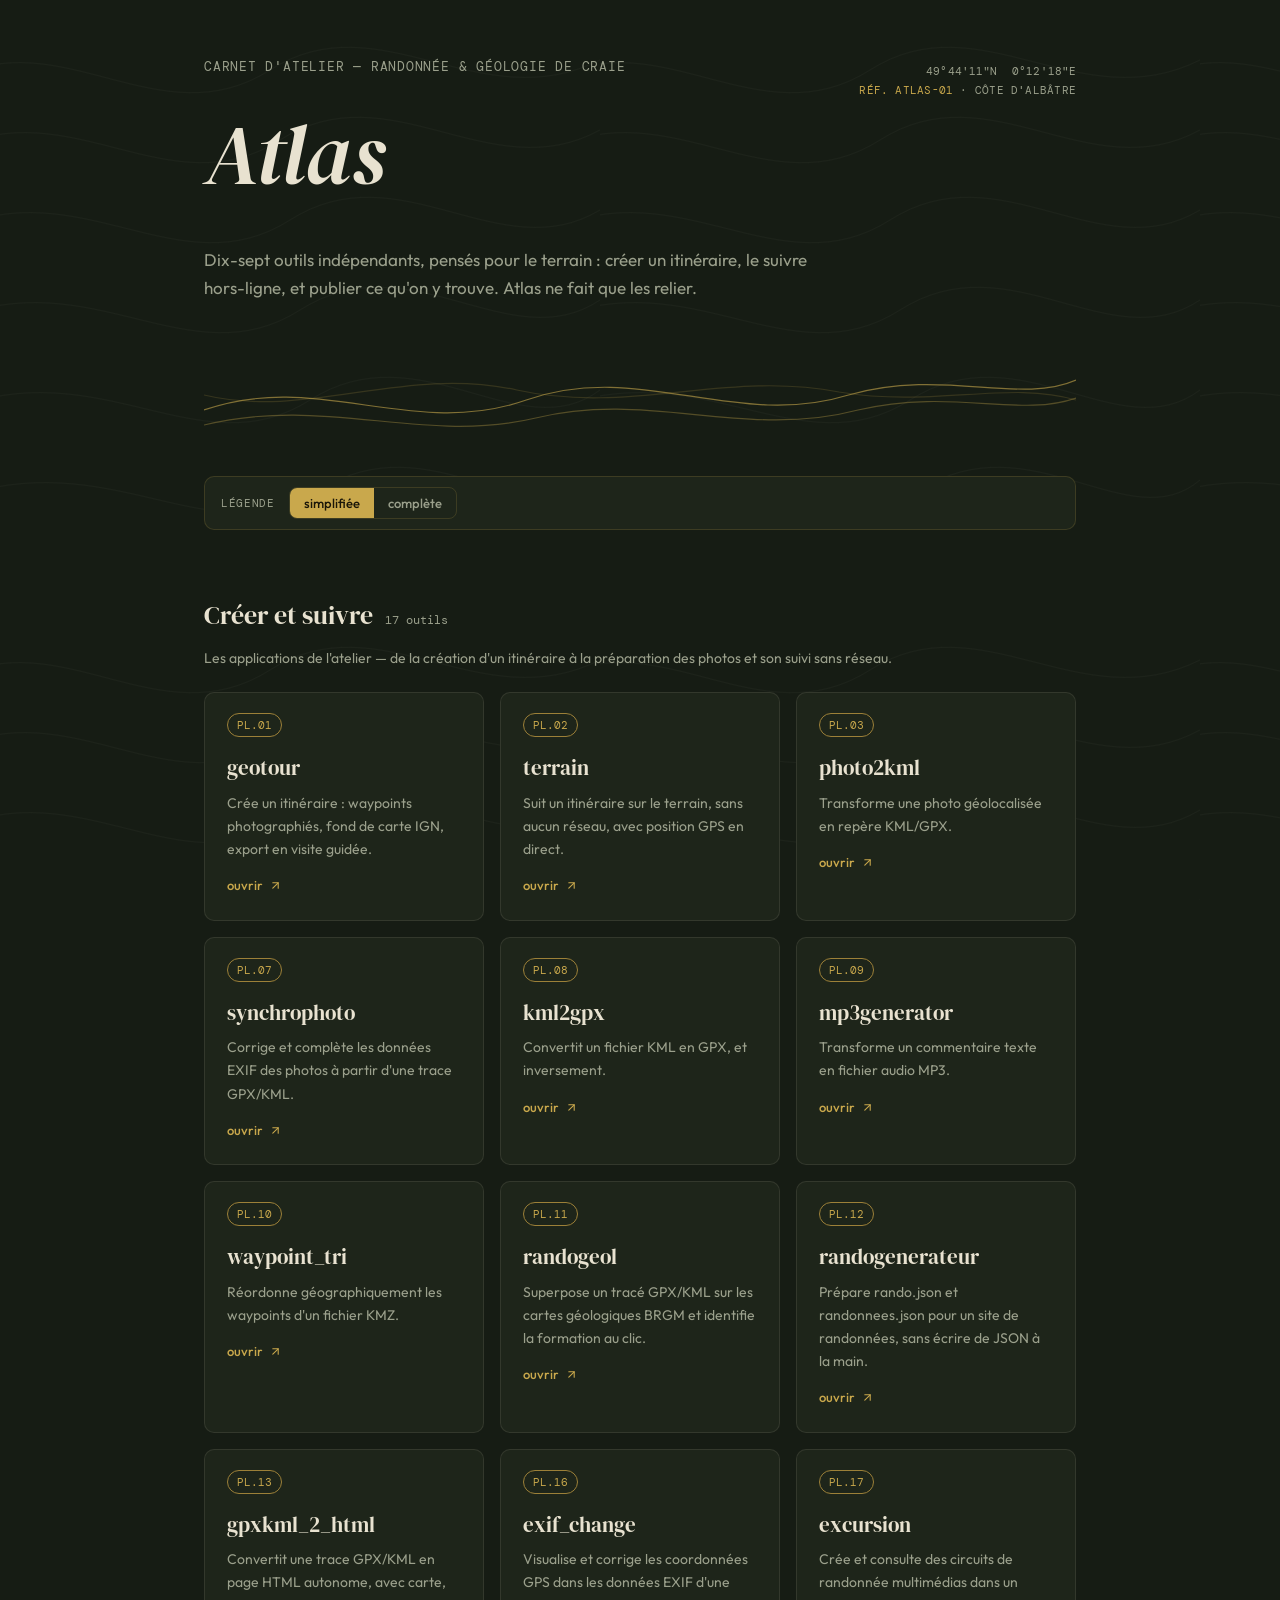
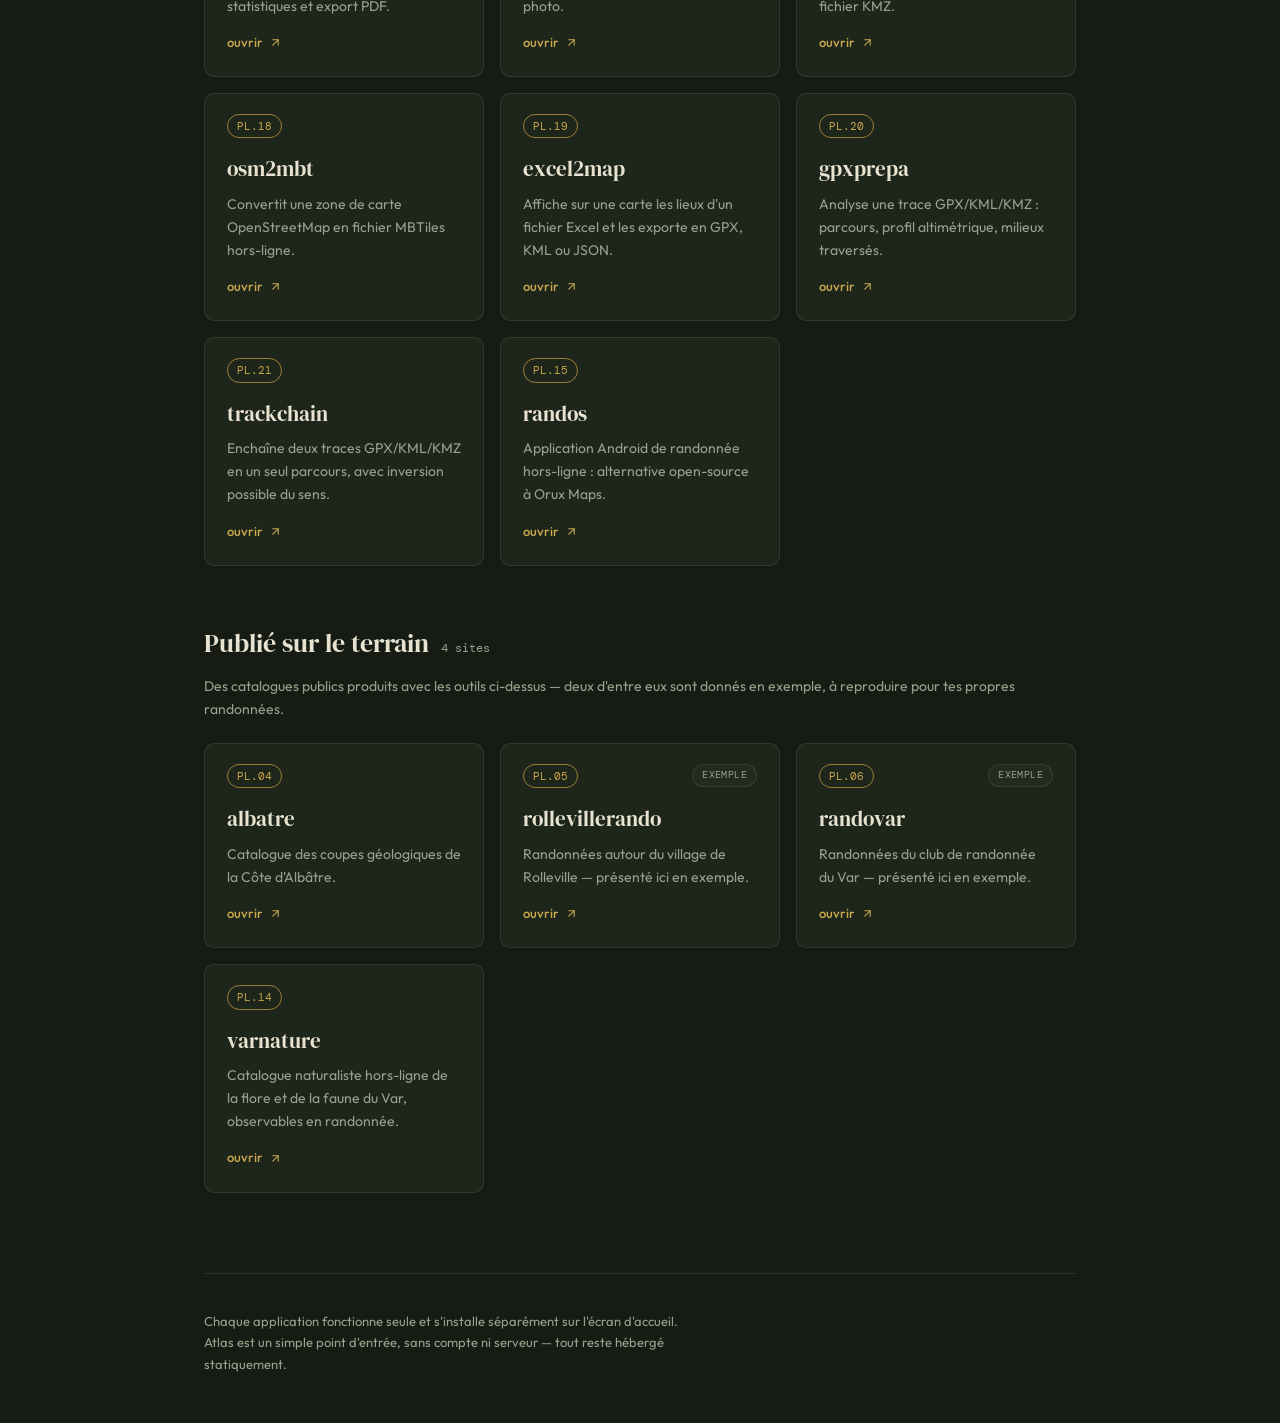
<file: index.html>
<!DOCTYPE html>
<html lang="fr">
<head>
<meta charset="UTF-8">
<meta name="viewport" content="width=device-width, initial-scale=1.0">
<title>Atlas — outils de randonnée et de géologie de terrain</title>
<meta name="description" content="Atlas relie les applications et sites de randonnée et de géologie de craie : geotour, terrain, photo2kml, albatre, rollevillerando, randovar.">
<link rel="manifest" href="manifest.json">
<meta name="theme-color" content="#161c14">
<link rel="icon" href="icons/icon-192.png">
<link rel="apple-touch-icon" href="icons/icon-192.png">
<link rel="stylesheet" href="style.css">
</head>
<body>
<div class="wrap">

  <header class="hero">
    <div class="hero-top">
      <div>
        <p class="tagline">carnet d'atelier — randonnée &amp; géologie de craie</p>
        <h1 class="wordmark">Atlas</h1>
      </div>
      <div class="coords" aria-hidden="true">
        49°44′11″N&nbsp;&nbsp;0°12′18″E<br>
        <span class="ref">RÉF. ATLAS-01</span> · CÔTE D'ALBÂTRE
      </div>
    </div>
    <p class="lede">Dix-sept outils indépendants, pensés pour le terrain : créer un itinéraire, le suivre hors-ligne, et publier ce qu'on y trouve. Atlas ne fait que les relier.</p>

    <svg class="contours" viewBox="0 0 920 90" preserveAspectRatio="none" aria-hidden="true">
      <path d="M0,60 C120,20 220,90 340,50 C460,10 560,80 680,45 C780,18 860,55 920,30"/>
      <path d="M0,75 C130,45 230,95 350,68 C470,40 570,90 690,60 C790,38 860,68 920,48"/>
      <path d="M0,45 C110,70 210,15 330,40 C450,65 550,20 670,42 C770,58 850,30 920,50"/>
    </svg>

    <div class="legend-box">
      <span class="legend-label">légende</span>
      <div class="legend-toggle">
        <button id="btn-simple" type="button">simplifiée</button>
        <button id="btn-full" type="button">complète</button>
      </div>
    </div>
  </header>

  <section class="group" id="outils">
    <div class="group-head">
      <h2>Créer et suivre</h2>
      <span class="count"><span id="outils-count">0</span> outils</span>
    </div>
    <p class="group-note">Les applications de l'atelier — de la création d'un itinéraire à la préparation des photos et son suivi sans réseau.</p>
    <div class="grid" id="outils-grid"></div>
  </section>

  <section class="group" id="vitrines">
    <div class="group-head">
      <h2>Publié sur le terrain</h2>
      <span class="count"><span id="vitrines-count">0</span> sites</span>
    </div>
    <p class="group-note">Des catalogues publics produits avec les outils ci-dessus — deux d'entre eux sont donnés en exemple, à reproduire pour tes propres randonnées.</p>
    <div class="grid" id="vitrines-grid"></div>
  </section>

  <footer>
    <p>Chaque application fonctionne seule et s'installe séparément sur l'écran d'accueil. Atlas est un simple point d'entrée, sans compte ni serveur — tout reste hébergé statiquement.</p>
  </footer>

</div>

<script src="app.js"></script>
<script>
if ('serviceWorker' in navigator) {
  window.addEventListener('load', () => navigator.serviceWorker.register('sw.js'));
}
</script>
</body>
</html>
</file>
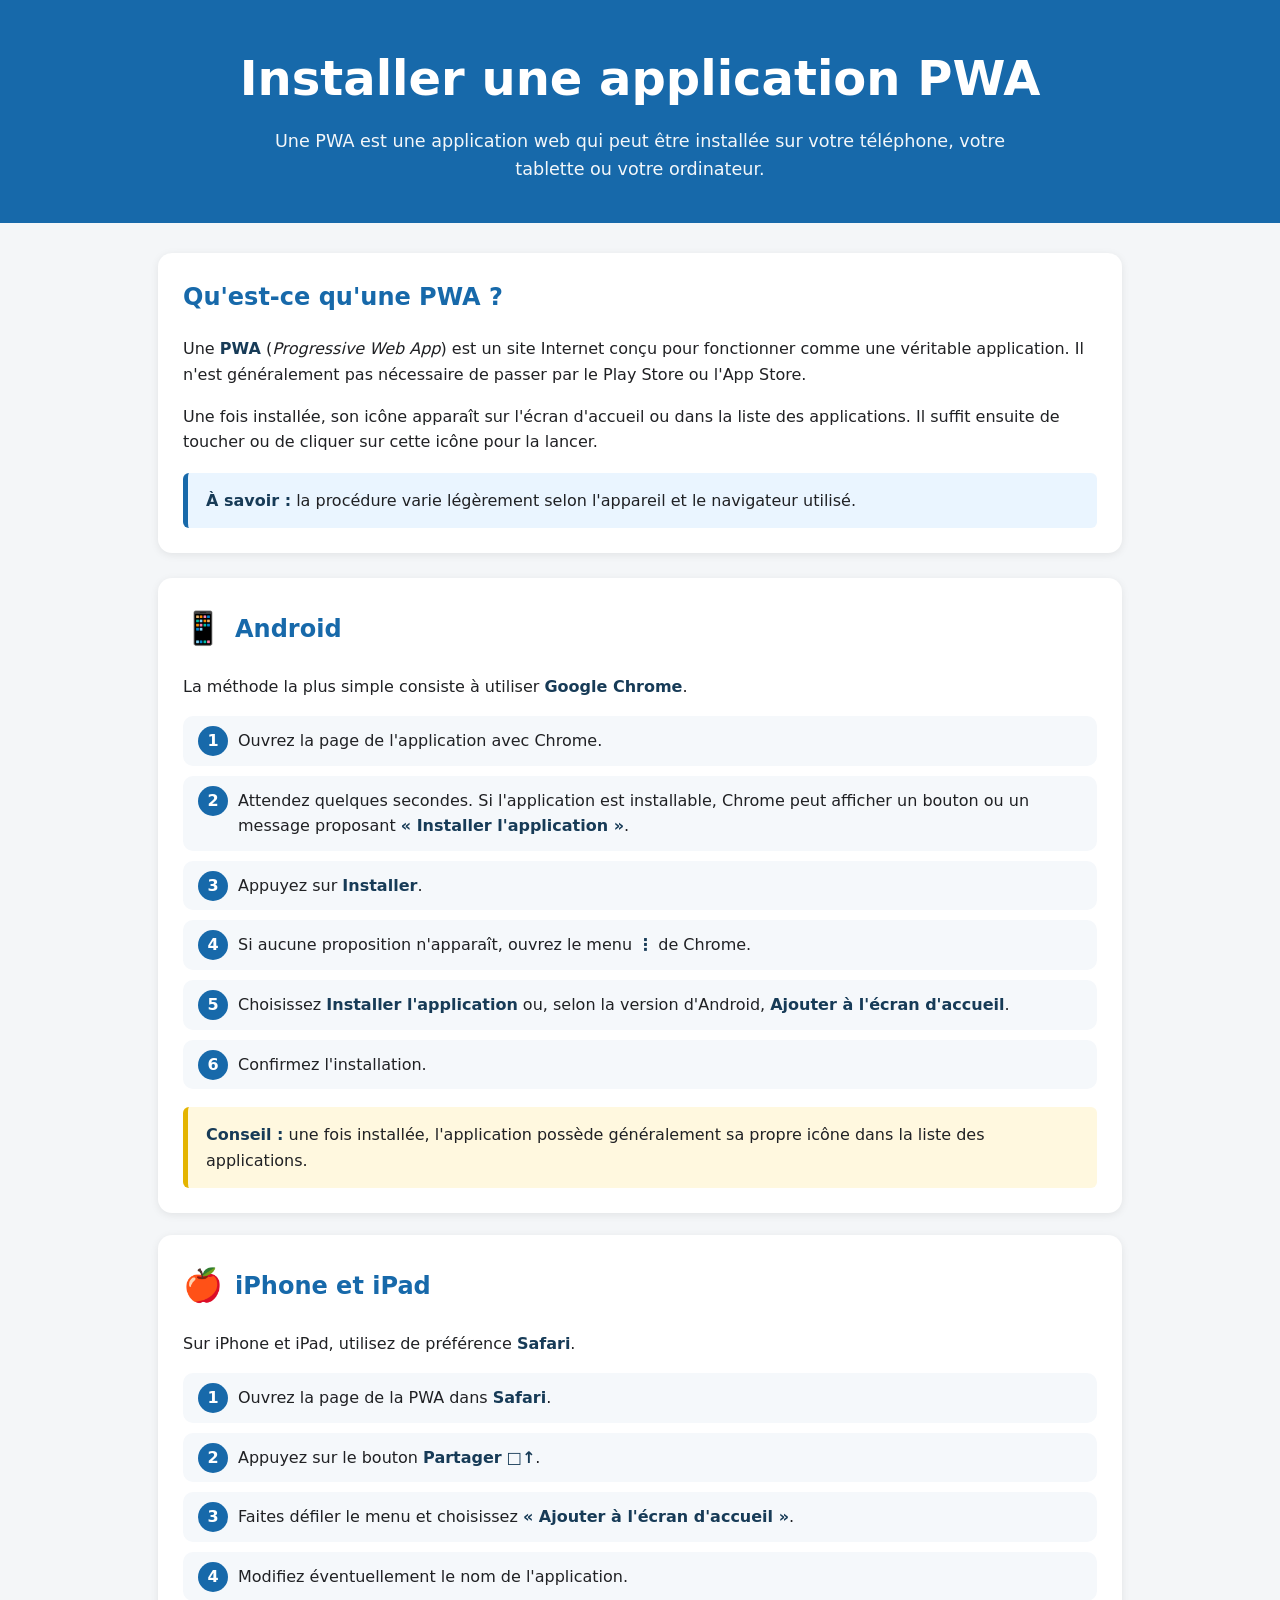
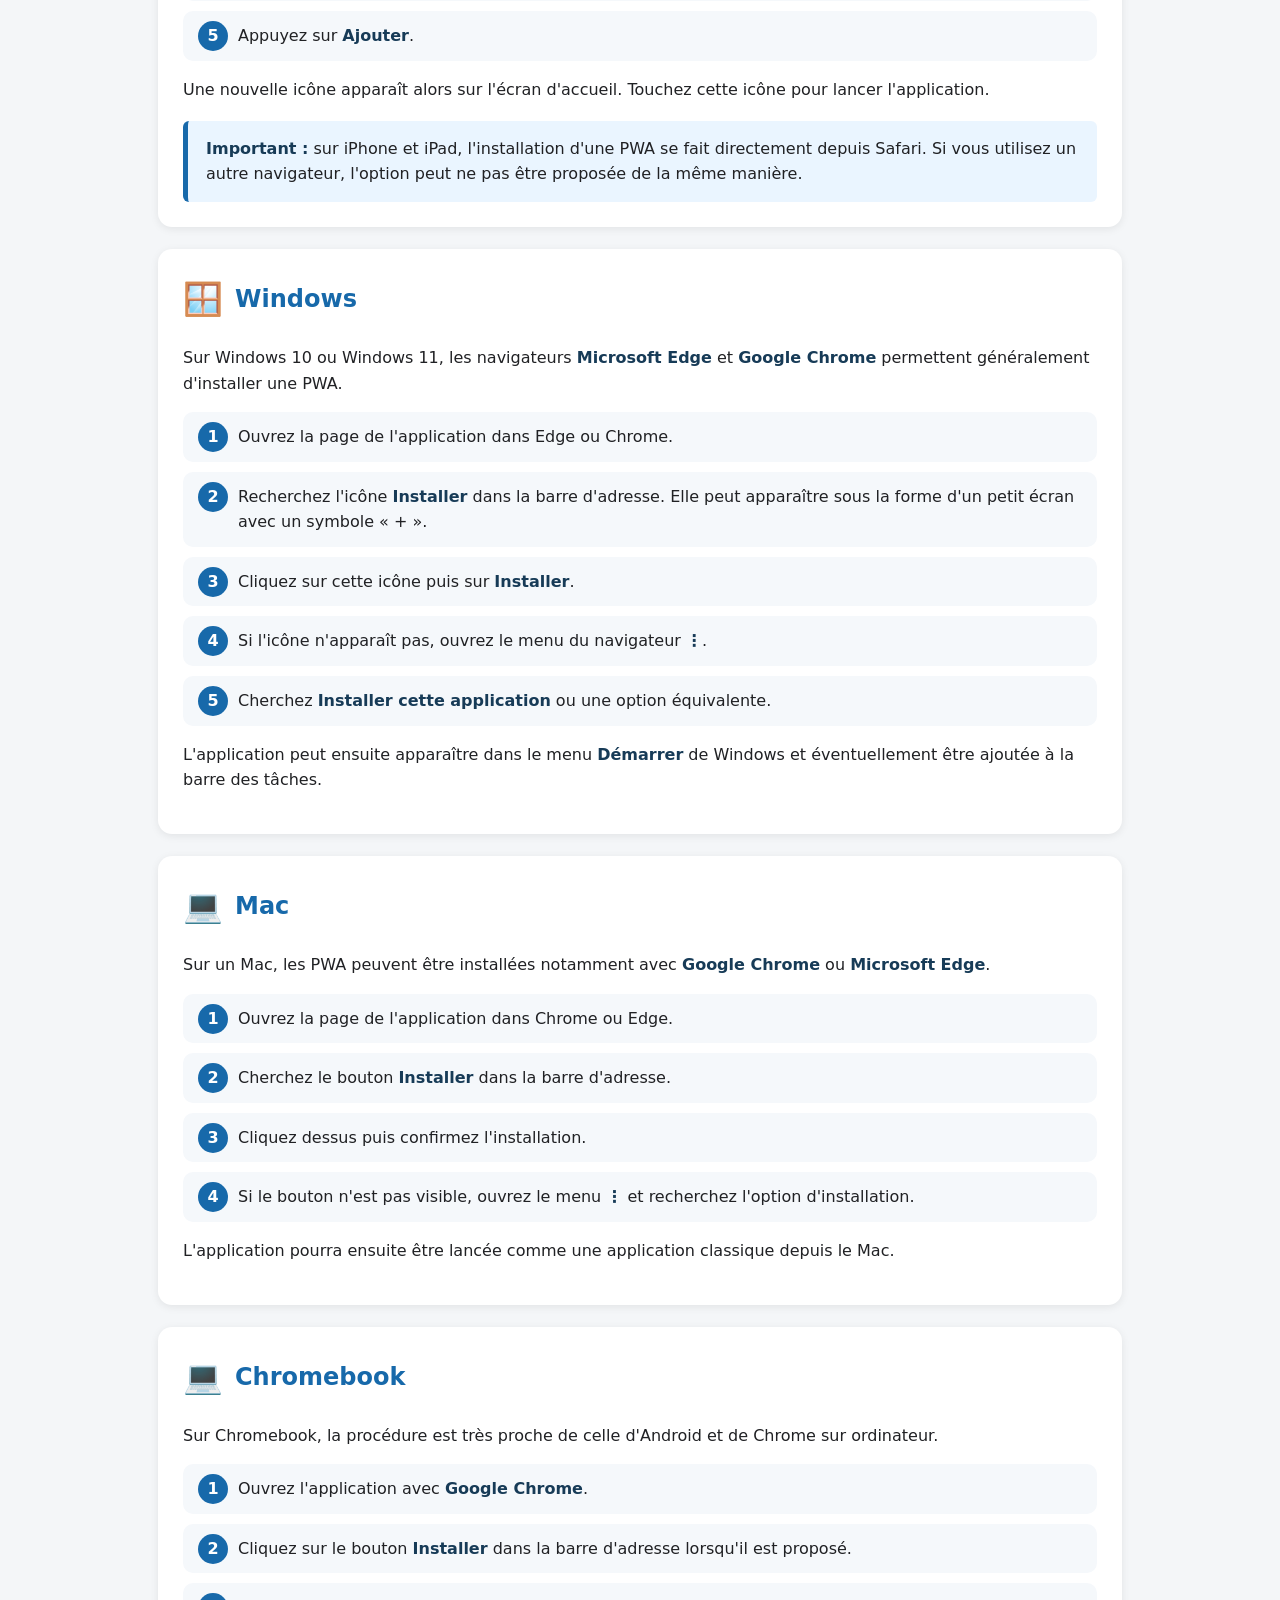
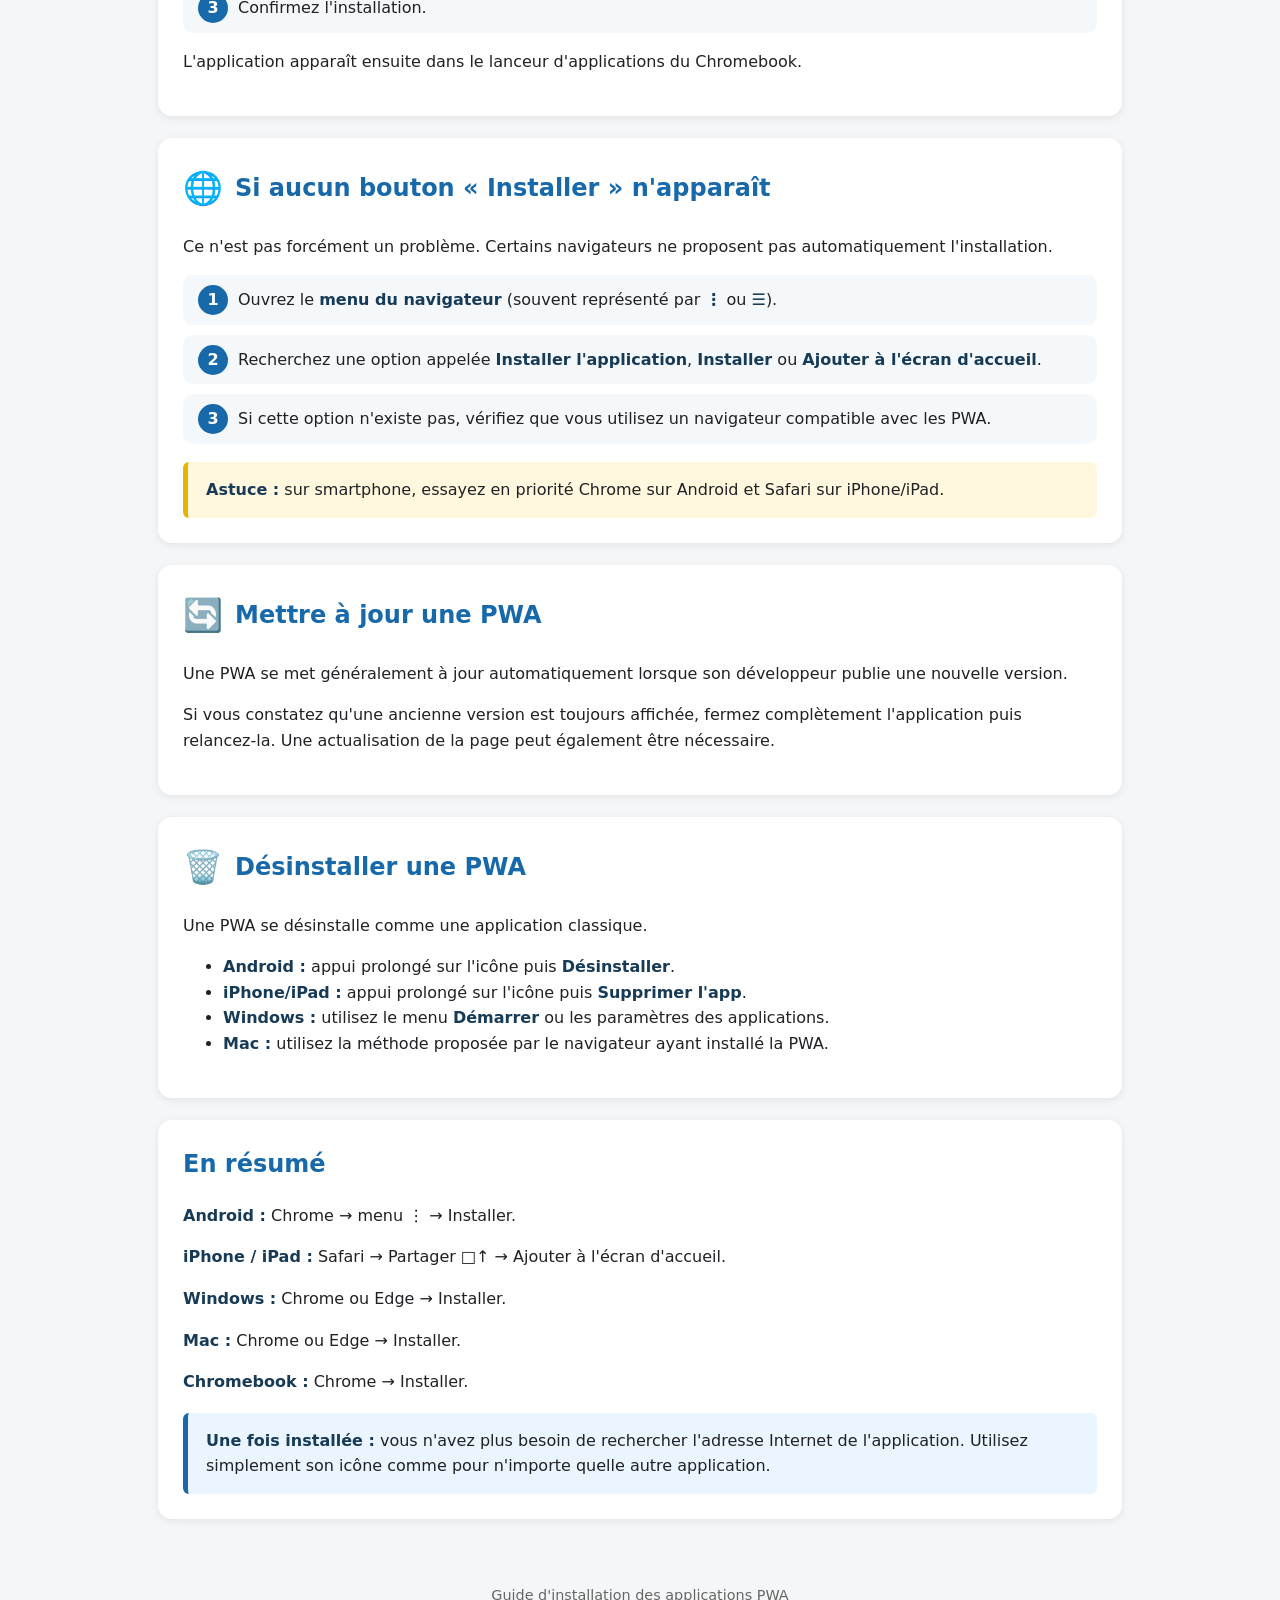
<file: installation.htm>
<!DOCTYPE html>
<html lang="fr">
<head>
<meta charset="UTF-8">
<meta name="viewport" content="width=device-width, initial-scale=1.0">

<title>Installer une application PWA</title>

<meta name="description"
      content="Guide simple pour installer une application PWA sur Android, iPhone, iPad, Windows, Mac et Chromebook.">

<style>
* {
  box-sizing: border-box;
}

body {
  margin: 0;
  font-family: system-ui, -apple-system, BlinkMacSystemFont,
               "Segoe UI", Roboto, Arial, sans-serif;
  background: #f4f6f8;
  color: #202124;
  line-height: 1.6;
}

header {
  background: #1769aa;
  color: white;
  padding: 40px 20px;
  text-align: center;
}

header h1 {
  margin: 0 0 10px;
  font-size: clamp(2rem, 5vw, 3rem);
}

header p {
  max-width: 750px;
  margin: auto;
  font-size: 1.1rem;
  opacity: .95;
}

main {
  max-width: 1000px;
  margin: 30px auto;
  padding: 0 18px;
}

.intro {
  background: white;
  padding: 25px;
  border-radius: 14px;
  margin-bottom: 25px;
  box-shadow: 0 2px 8px rgba(0,0,0,.08);
}

h2 {
  color: #1769aa;
  margin-top: 0;
}

.platform {
  background: white;
  border-radius: 14px;
  padding: 25px;
  margin: 22px 0;
  box-shadow: 0 2px 8px rgba(0,0,0,.08);
}

.platform h2 {
  display: flex;
  align-items: center;
  gap: 12px;
  color: #1769aa;
}

.icon {
  font-size: 2rem;
}

.steps {
  counter-reset: step;
  list-style: none;
  padding: 0;
}

.steps li {
  counter-increment: step;
  position: relative;
  padding: 12px 12px 12px 55px;
  margin: 10px 0;
  background: #f5f8fb;
  border-radius: 10px;
}

.steps li::before {
  content: counter(step);
  position: absolute;
  left: 15px;
  top: 10px;
  width: 30px;
  height: 30px;
  border-radius: 50%;
  background: #1769aa;
  color: white;
  text-align: center;
  line-height: 30px;
  font-weight: bold;
}

.tip {
  background: #fff8df;
  border-left: 5px solid #e4b400;
  padding: 15px 18px;
  margin-top: 18px;
  border-radius: 6px;
}

.note {
  background: #eaf5ff;
  border-left: 5px solid #1769aa;
  padding: 15px 18px;
  margin-top: 18px;
  border-radius: 6px;
}

strong {
  color: #173b57;
}

footer {
  text-align: center;
  padding: 35px 20px;
  color: #666;
  font-size: .9rem;
}

@media (max-width: 600px) {
  header {
    padding: 30px 15px;
  }

  .platform,
  .intro {
    padding: 20px;
  }
}
</style>
</head>

<body>

<header>
  <h1>Installer une application PWA</h1>
  <p>
    Une PWA est une application web qui peut être installée sur votre
    téléphone, votre tablette ou votre ordinateur.
  </p>
</header>

<main>

<section class="intro">
  <h2>Qu'est-ce qu'une PWA ?</h2>

  <p>
    Une <strong>PWA</strong> (<em>Progressive Web App</em>) est un site
    Internet conçu pour fonctionner comme une véritable application.
    Il n'est généralement pas nécessaire de passer par le Play Store
    ou l'App Store.
  </p>

  <p>
    Une fois installée, son icône apparaît sur l'écran d'accueil ou dans
    la liste des applications. Il suffit ensuite de toucher ou de cliquer
    sur cette icône pour la lancer.
  </p>

  <div class="note">
    <strong>À savoir :</strong> la procédure varie légèrement selon
    l'appareil et le navigateur utilisé.
  </div>
</section>


<section class="platform">

  <h2><span class="icon">📱</span> Android</h2>

  <p>
    La méthode la plus simple consiste à utiliser
    <strong>Google Chrome</strong>.
  </p>

  <ol class="steps">
    <li>
      Ouvrez la page de l'application avec Chrome.
    </li>

    <li>
      Attendez quelques secondes. Si l'application est installable,
      Chrome peut afficher un bouton ou un message proposant
      <strong>« Installer l'application »</strong>.
    </li>

    <li>
      Appuyez sur <strong>Installer</strong>.
    </li>

    <li>
      Si aucune proposition n'apparaît, ouvrez le menu
      <strong>⋮</strong> de Chrome.
    </li>

    <li>
      Choisissez <strong>Installer l'application</strong>
      ou, selon la version d'Android,
      <strong>Ajouter à l'écran d'accueil</strong>.
    </li>

    <li>
      Confirmez l'installation.
    </li>
  </ol>

  <div class="tip">
    <strong>Conseil :</strong> une fois installée, l'application
    possède généralement sa propre icône dans la liste des applications.
  </div>

</section>


<section class="platform">

  <h2><span class="icon">🍎</span> iPhone et iPad</h2>

  <p>
    Sur iPhone et iPad, utilisez de préférence
    <strong>Safari</strong>.
  </p>

  <ol class="steps">
    <li>
      Ouvrez la page de la PWA dans <strong>Safari</strong>.
    </li>

    <li>
      Appuyez sur le bouton <strong>Partager</strong>
      <strong>□↑</strong>.
    </li>

    <li>
      Faites défiler le menu et choisissez
      <strong>« Ajouter à l'écran d'accueil »</strong>.
    </li>

    <li>
      Modifiez éventuellement le nom de l'application.
    </li>

    <li>
      Appuyez sur <strong>Ajouter</strong>.
    </li>
  </ol>

  <p>
    Une nouvelle icône apparaît alors sur l'écran d'accueil.
    Touchez cette icône pour lancer l'application.
  </p>

  <div class="note">
    <strong>Important :</strong> sur iPhone et iPad, l'installation
    d'une PWA se fait directement depuis Safari. Si vous utilisez
    un autre navigateur, l'option peut ne pas être proposée de la
    même manière.
  </div>

</section>


<section class="platform">

  <h2><span class="icon">🪟</span> Windows</h2>

  <p>
    Sur Windows 10 ou Windows 11, les navigateurs
    <strong>Microsoft Edge</strong> et <strong>Google Chrome</strong>
    permettent généralement d'installer une PWA.
  </p>

  <ol class="steps">
    <li>
      Ouvrez la page de l'application dans Edge ou Chrome.
    </li>

    <li>
      Recherchez l'icône <strong>Installer</strong> dans la barre
      d'adresse. Elle peut apparaître sous la forme d'un petit écran
      avec un symbole « + ».
    </li>

    <li>
      Cliquez sur cette icône puis sur <strong>Installer</strong>.
    </li>

    <li>
      Si l'icône n'apparaît pas, ouvrez le menu du navigateur
      <strong>⋮</strong>.
    </li>

    <li>
      Cherchez <strong>Installer cette application</strong>
      ou une option équivalente.
    </li>
  </ol>

  <p>
    L'application peut ensuite apparaître dans le menu
    <strong>Démarrer</strong> de Windows et éventuellement être
    ajoutée à la barre des tâches.
  </p>

</section>


<section class="platform">

  <h2><span class="icon">💻</span> Mac</h2>

  <p>
    Sur un Mac, les PWA peuvent être installées notamment avec
    <strong>Google Chrome</strong> ou <strong>Microsoft Edge</strong>.
  </p>

  <ol class="steps">
    <li>
      Ouvrez la page de l'application dans Chrome ou Edge.
    </li>

    <li>
      Cherchez le bouton <strong>Installer</strong> dans la barre
      d'adresse.
    </li>

    <li>
      Cliquez dessus puis confirmez l'installation.
    </li>

    <li>
      Si le bouton n'est pas visible, ouvrez le menu
      <strong>⋮</strong> et recherchez l'option d'installation.
    </li>
  </ol>

  <p>
    L'application pourra ensuite être lancée comme une application
    classique depuis le Mac.
  </p>

</section>


<section class="platform">

  <h2><span class="icon">💻</span> Chromebook</h2>

  <p>
    Sur Chromebook, la procédure est très proche de celle d'Android
    et de Chrome sur ordinateur.
  </p>

  <ol class="steps">
    <li>
      Ouvrez l'application avec <strong>Google Chrome</strong>.
    </li>

    <li>
      Cliquez sur le bouton <strong>Installer</strong> dans la barre
      d'adresse lorsqu'il est proposé.
    </li>

    <li>
      Confirmez l'installation.
    </li>
  </ol>

  <p>
    L'application apparaît ensuite dans le lanceur d'applications
    du Chromebook.
  </p>

</section>


<section class="platform">

  <h2><span class="icon">🌐</span> Si aucun bouton « Installer » n'apparaît</h2>

  <p>
    Ce n'est pas forcément un problème. Certains navigateurs ne
    proposent pas automatiquement l'installation.
  </p>

  <ol class="steps">
    <li>
      Ouvrez le <strong>menu du navigateur</strong> (souvent représenté
      par <strong>⋮</strong> ou <strong>☰</strong>).
    </li>

    <li>
      Recherchez une option appelée
      <strong>Installer l'application</strong>,
      <strong>Installer</strong> ou
      <strong>Ajouter à l'écran d'accueil</strong>.
    </li>

    <li>
      Si cette option n'existe pas, vérifiez que vous utilisez un
      navigateur compatible avec les PWA.
    </li>
  </ol>

  <div class="tip">
    <strong>Astuce :</strong> sur smartphone, essayez en priorité
    Chrome sur Android et Safari sur iPhone/iPad.
  </div>

</section>


<section class="platform">

  <h2><span class="icon">🔄</span> Mettre à jour une PWA</h2>

  <p>
    Une PWA se met généralement à jour automatiquement lorsque son
    développeur publie une nouvelle version.
  </p>

  <p>
    Si vous constatez qu'une ancienne version est toujours affichée,
    fermez complètement l'application puis relancez-la.
    Une actualisation de la page peut également être nécessaire.
  </p>

</section>


<section class="platform">

  <h2><span class="icon">🗑️</span> Désinstaller une PWA</h2>

  <p>
    Une PWA se désinstalle comme une application classique.
  </p>

  <ul>
    <li>
      <strong>Android :</strong> appui prolongé sur l'icône puis
      <strong>Désinstaller</strong>.
    </li>

    <li>
      <strong>iPhone/iPad :</strong> appui prolongé sur l'icône puis
      <strong>Supprimer l'app</strong>.
    </li>

    <li>
      <strong>Windows :</strong> utilisez le menu
      <strong>Démarrer</strong> ou les paramètres des applications.
    </li>

    <li>
      <strong>Mac :</strong> utilisez la méthode proposée par le
      navigateur ayant installé la PWA.
    </li>
  </ul>

</section>


<section class="intro">

  <h2>En résumé</h2>

  <p>
    <strong>Android :</strong> Chrome → menu ⋮ → Installer.
  </p>

  <p>
    <strong>iPhone / iPad :</strong> Safari → Partager □↑ →
    Ajouter à l'écran d'accueil.
  </p>

  <p>
    <strong>Windows :</strong> Chrome ou Edge → Installer.
  </p>

  <p>
    <strong>Mac :</strong> Chrome ou Edge → Installer.
  </p>

  <p>
    <strong>Chromebook :</strong> Chrome → Installer.
  </p>

  <div class="note">
    <strong>Une fois installée :</strong> vous n'avez plus besoin
    de rechercher l'adresse Internet de l'application. Utilisez
    simplement son icône comme pour n'importe quelle autre application.
  </div>

</section>

</main>

<footer>
  Guide d'installation des applications PWA
</footer>

</body>
</html>
</file>
<file: style.css>
@import url('https://fonts.googleapis.com/css2?family=DM+Serif+Display:ital@0;1&family=Outfit:wght@400;500;600&family=DM+Mono:wght@400;500&display=swap');

:root{
  --bg: #161c14;
  --bg-elev: #1E251A;
  --bg-elev-2: #232B1E;
  --ink: #E8E2D0;
  --ink-soft: #9BA08C;
  --ocre: #C9A84C;
  --ocre-deep: #9C8038;
  --line: rgba(201,168,76,0.18);
  --line-soft: rgba(232,226,208,0.10);
  --radius: 10px;
}

*{box-sizing:border-box}
html{scroll-behavior:smooth}
body{
  margin:0;
  background-color:var(--bg);
  background-image:
    url("data:image/svg+xml,%3Csvg xmlns='http://www.w3.org/2000/svg' width='600' height='600' viewBox='0 0 600 600'%3E%3Cg fill='none' stroke='%23e8e2d0' stroke-opacity='0.035' stroke-width='1'%3E%3Cpath d='M-50,80 C60,20 160,140 270,70 C380,0 480,120 600,60'/%3E%3Cpath d='M-50,150 C70,90 170,210 280,140 C390,70 490,190 600,130'/%3E%3Cpath d='M-50,230 C80,170 180,290 290,220 C400,150 500,270 600,210'/%3E%3Cpath d='M-50,320 C90,260 190,380 300,310 C410,240 510,360 600,300'/%3E%3Cpath d='M-50,410 C100,350 200,470 310,400 C420,330 520,450 600,390'/%3E%3Cpath d='M-50,500 C110,440 210,560 320,490 C430,420 530,540 600,480'/%3E%3C/g%3E%3C/svg%3E");
  background-repeat:repeat;
  background-size:600px 600px;
  background-attachment:fixed;
  color:var(--ink);
  font-family:'Outfit',sans-serif;
  line-height:1.65;
  -webkit-font-smoothing:antialiased;
}

.wrap{max-width:920px;margin:0 auto;padding:0 24px}

/* ---------- header / hero ---------- */
header.hero{padding:56px 0 0;display:flex;flex-direction:column}
.hero-top{display:flex;align-items:flex-start;justify-content:space-between;gap:16px}
.coords{
  font-family:'DM Mono',monospace;
  font-size:11px;
  line-height:1.7;
  color:var(--ink-soft);
  text-align:right;
  white-space:nowrap;
  padding-top:6px;
  letter-spacing:.02em;
}
.coords .ref{color:var(--ocre)}

.tagline{
  font-family:'DM Mono',monospace;
  font-size:13px;
  letter-spacing:.06em;
  text-transform:uppercase;
  color:var(--ink-soft);
  margin:0;
}
.wordmark{
  font-family:'DM Serif Display',serif;
  font-style:italic;
  font-weight:400;
  font-size:clamp(48px,9vw,84px);
  letter-spacing:-0.01em;
  margin:8px 0 0;
  color:var(--ink);
}
.lede{
  max-width:56ch;
  font-size:17px;
  color:var(--ink-soft);
  margin:22px 0 0;
}

/* contour-line signature divider */
.contours{width:100%;height:90px;display:block;margin-top:48px}
.contours path{fill:none;stroke:var(--ocre);stroke-width:1.2;opacity:.6}
.contours path:nth-child(2){opacity:.35}
.contours path:nth-child(3){opacity:.18}

/* ---------- legend / niveau de lecture ---------- */
.legend-box{
  display:inline-flex;
  align-items:center;
  gap:14px;
  border:1px solid var(--line);
  border-radius:var(--radius);
  padding:10px 16px;
  background:var(--bg-elev);
  margin:36px 0 8px;
}
.legend-label{
  font-family:'DM Mono',monospace;
  font-size:11px;
  letter-spacing:.06em;
  text-transform:uppercase;
  color:var(--ink-soft);
}
.legend-toggle{display:inline-flex;border:1px solid var(--line);border-radius:8px;overflow:hidden}
.legend-toggle button{
  font-family:'Outfit',sans-serif;
  font-size:13px;
  font-weight:500;
  padding:7px 14px;
  border:none;
  background:transparent;
  color:var(--ink-soft);
  cursor:pointer;
  transition:background .15s ease,color .15s ease;
}
.legend-toggle button.active{background:var(--ocre);color:#1a1608}
.legend-toggle button:not(.active):hover{background:var(--bg-elev-2)}

/* ---------- sections ---------- */
section.group{margin-top:56px}
.group-head{display:flex;align-items:baseline;gap:12px;margin-bottom:20px}
.group-head h2{
  font-family:'DM Serif Display',serif;
  font-weight:400;
  font-size:26px;
  margin:0;
  color:var(--ink);
}
.group-head .count{
  font-family:'DM Mono',monospace;
  font-size:12px;
  color:var(--ink-soft);
}
.group-note{font-size:14px;color:var(--ink-soft);margin:-10px 0 22px}

.grid{display:grid;grid-template-columns:repeat(auto-fit,minmax(260px,1fr));gap:16px}

.card{
  position:relative;
  background:var(--bg-elev);
  border:1px solid var(--line-soft);
  border-radius:var(--radius);
  padding:20px 22px 22px;
  transition:border-color .15s ease, transform .15s ease;
}
.card:hover{border-color:var(--ocre);transform:translateY(-2px)}
.card a.card-link{position:absolute;inset:0;border-radius:var(--radius)}
.card-top{display:flex;align-items:flex-start;justify-content:space-between;gap:10px}
.plate{
  font-family:'DM Mono',monospace;
  font-size:11px;
  color:var(--ocre);
  border:1px solid var(--ocre-deep);
  border-radius:20px;
  padding:2px 9px;
  white-space:nowrap;
}
.badge-exemple{
  font-family:'DM Mono',monospace;
  font-size:10px;
  letter-spacing:.04em;
  text-transform:uppercase;
  color:var(--ink-soft);
  background:var(--bg-elev-2);
  border:1px solid var(--line-soft);
  border-radius:20px;
  padding:2px 9px;
  white-space:nowrap;
}
.card h3{
  font-family:'DM Serif Display',serif;
  font-weight:400;
  font-size:21px;
  margin:14px 0 6px;
  color:var(--ink);
}
.card p{font-size:14px;color:var(--ink-soft);margin:0}
.card p.full{display:none}
.legend-full .card p.simple{display:none}
.legend-full .card p.full{display:block}
.card .cta{
  display:inline-flex;
  align-items:center;
  gap:6px;
  margin-top:14px;
  font-size:13px;
  font-weight:500;
  color:var(--ocre);
}
.card .cta svg{width:13px;height:13px}

/* install note, only shown in legend-full */
.install-note{display:none;font-family:'DM Mono',monospace;font-size:11px;color:var(--ink-soft);margin-top:12px;padding-top:12px;border-top:1px dashed var(--line)}
.legend-full .install-note{display:block}

/* ---------- footer ---------- */
footer{margin:80px 0 48px;padding-top:24px;border-top:1px solid var(--line-soft)}
footer p{font-size:13px;color:var(--ink-soft);max-width:56ch}
footer a{color:var(--ocre)}

@media (max-width:520px){
  header.hero{padding-top:40px}
  .hero-top{flex-direction:column-reverse;gap:10px}
  .coords{text-align:left}
  .legend-box{flex-wrap:wrap}
}

@media (prefers-reduced-motion:reduce){
  html{scroll-behavior:auto}
  .card{transition:none}
}
</file>
